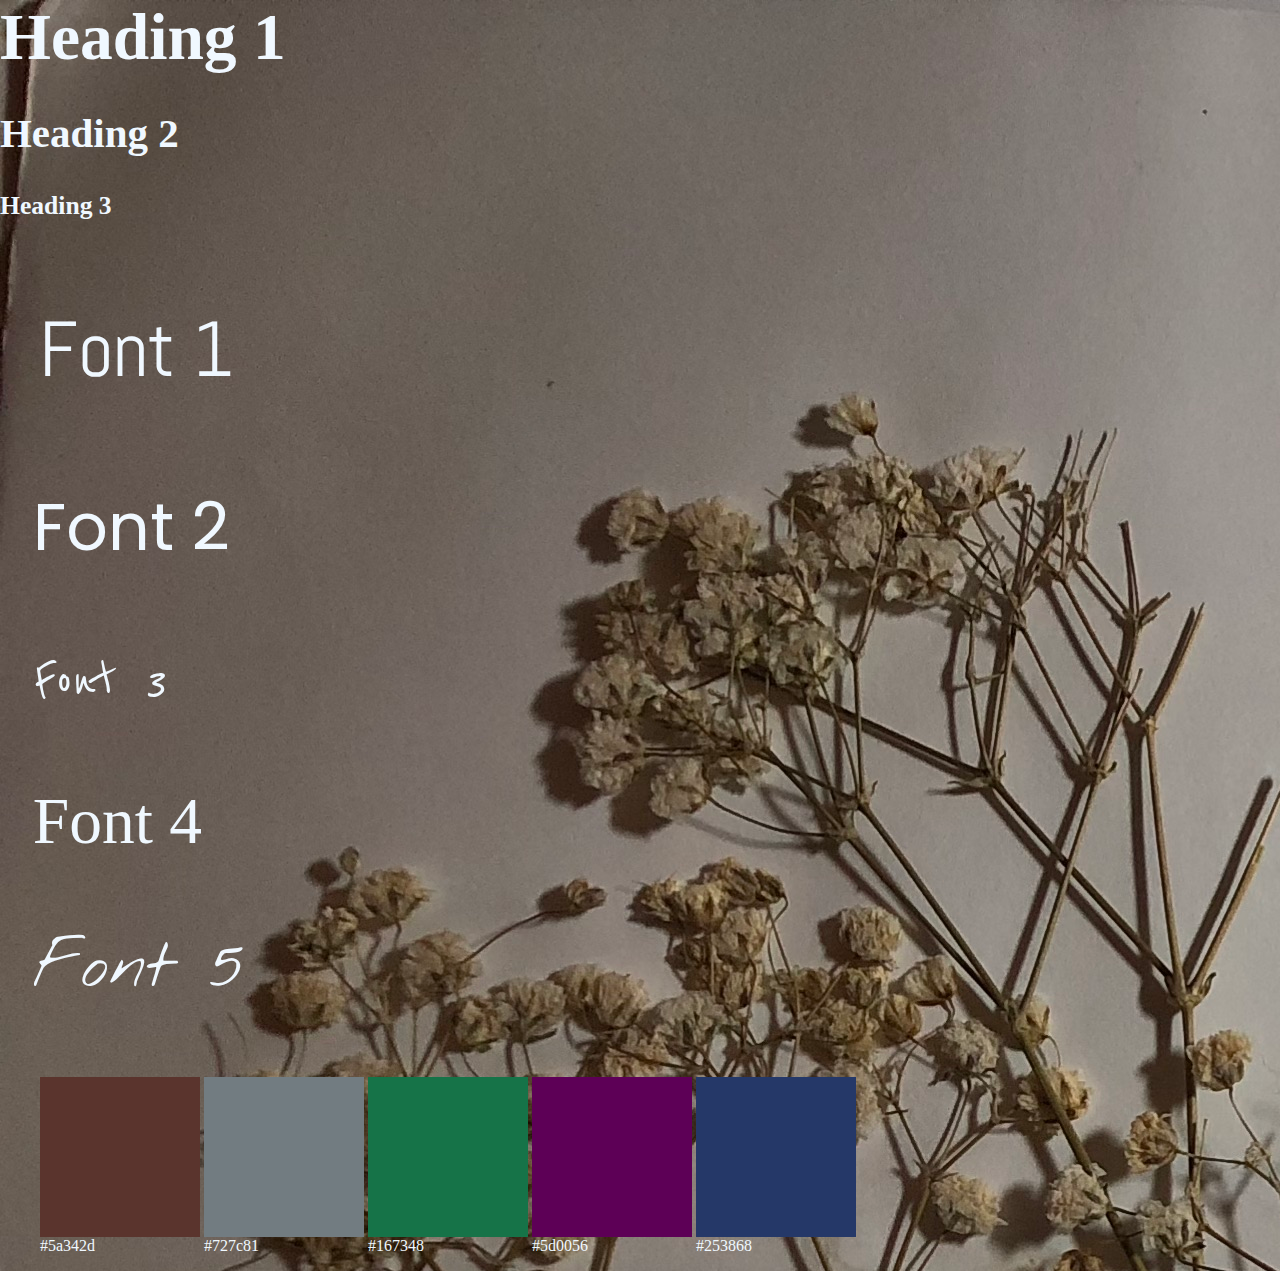
<file: Fonts_colors_etc.html>
<!DOCTYPE html>
<html lang="en">
<head>
    <meta charset="UTF-8">
    <title>BioSite</title>
    
     <link href="styles.css" type="text/css"
 rel="stylesheet" />
   <link href="https://fonts.googleapis.com/css?family=Abel|Poppins|Reenie+Beanie" rel="stylesheet">
    <link href="https://fonts.googleapis.com/css?family=Homemade+Apple|Nothing+You+Could+Do" rel="stylesheet">

</head>
<body>
   
   <h1>Heading 1</h1>
   <h2>Heading 2</h2>
   <h3>Heading 3</h3>
   
  <p class="font1">Font 1</p>
  <p class="font2">Font 2</p>
  <p class="font3">Font 3</p>
  <p class="font4">Font 4</p>
  <p class="font5">Font 5</p>
  
  
 <div></div>
  
   <ul>
		<li>
		<div class = "colorbox1"></div>
		
			#5a342d
		
	</li>
	<li>
		    <div class = "colorbox2"></div>
		    
			#727c81
		
	</li>
	<li>
		<div class = "colorbox3"></div>
		
			#167348
		
	</li>
	<li>
		    <div class = "colorbox4"></div>
		    
			#5d0056
		
	</li>
	<li>
		    <div class = "colorbox5"></div>
		    
			#253868
		
	</li>
</ul>
  
</body>
</html>
</file>
<file: styles.css>
/*Modular scale : 1.6em */
body{
    background-image: url("images/poem.jpg");
    background-repeat:repeat-y;
    background-attachment: scroll;
    color: aliceblue;
    margin: 0px;
        
        
}

h1{
 
    font-size: 4.096em;
    margin: 0px;
    
    
}
h2{
    font-size:2.56em;
        
}
h3{
    font-size:1.6em;
}
body{
    background-color: #fffff;
    
}
.font1{
    font-family: "Abel"; 
    
    font-size:4.906em;
    
}
.font2{
    font-family: "poppins";
    font-size:4.096em;
    
}
.font3{
    font-family:"Reenie Beanie";
    font-size: 4.096em;
    
}
.font4{
    font-family: "Homemade Apple";
    font-size: 4.096em;
}
.font5{
    font-family: "Nothing You Could Do";
    font-size: 4.096em;
}

li{
    display: inline-grid;
}
p{
    margin-left:.5em;
}
.navigation{
    text-align: inline;
    float:right;
    clear:left;
    clear: both;
    
}

.colorbox1{
    background-color: #5a342d;
  position: float;
  height: 10em;
  width: 10em;
  
    
}
.colorbox2{
    background-color: #727c81;
  position: float;
  height: 10em;
  width: 10em;
  
    
}
.colorbox3{
    background-color: #167348;
  position: float;
  height: 10em;
  width: 10em;
  
    
}
.colorbox4{
    background-color: #5d0056;
  position: float;
  height: 10em;
  width: 10em;
  
    
}
.colorbox5{
    background-color: #253868;
  position: float;
  height: 10em;
  width: 10em;
  
    
}

.photo1{
    width:100%;
    height:500px;
}
#name{
    font-family: "Nothing you could do";
    color:#ffff;
    
    
}
#section1{
    margin-bottom:15em ;
}

#centerp{
    
    text-align: center;
    margin-bottom: 5em;
    Font-family:"Abel";
    font-size: 2.56em;
    font-weight:700;
    color:#253868;
    background-color: aliceblue;
    
}
#character{
    padding: 5%;
    /*background-image: url(images/flower.jpg); */
    background-attachment: scroll;
    
        
}


#box1{
    background-color: green;
    height: 20em;
    width:20em;
    
    
    margin-bottom:5em;
    margin-left:10%;
}
#box2{
    background-color: blue;
    height: 20em;
    width:20em;
    margin-bottom:5em;
    margin-left:40%;
        
}
#box3{
    background-color: red;
    height: 20em;
    width:20em;
    margin-left:70%;
    
        
}

/* Images */
#story1img{
    float:right;
    height:50%;
    width:50%;
    
}


#story2img{
    float:right;
    height:50%;
    width:50%;
    
}


#story3img{
    float:right;
    height:50%;
    width:50%;
    
}

.stories{
    padding-top: 1em;
    text-align: left;
    font-size: 2.6em;
    font-family: "Reenie Beanie";
       
    
}
.storyimg{
    float:right;
    height:30%;
    width:30%;
 
}


/* The navigation bar */
.navbar {
  overflow: hidden;
  background-color: #253868;
  position: fixed; /* Set the navbar to fixed position */
  top: 0; /* Position the navbar at the top of the page */
  width: 100%; /* Full width */
}

/* Links inside the navbar */
.navbar a {
  float: right;
  display: block;
  color: #f2f2f2;
  text-align: center;
  padding: 10px 16px;
  text-decoration: none;
    font-family: abel;
    font-size: 1.0em;
    
}

/* Change background on mouse-over */
.navbar a:hover {
  background: #253868;
  color: #167348;
}

#gallery{
   width: 100%
    
}




/* Three image containers  */
.column {
    
  float: left;
  width: 25%;
  padding: 1em;
    background-color: aliceblue;
}

/* Clear floats after image containers */
.gallery::after {
  content: "";
  clear: both;
  display: table;
}
@media screen and (max-width: 800px) {
  .column {
    width: 100%;
  }
}
/* changed the cursor */
.grabbing {
    cursor: grab;
}
</file>
